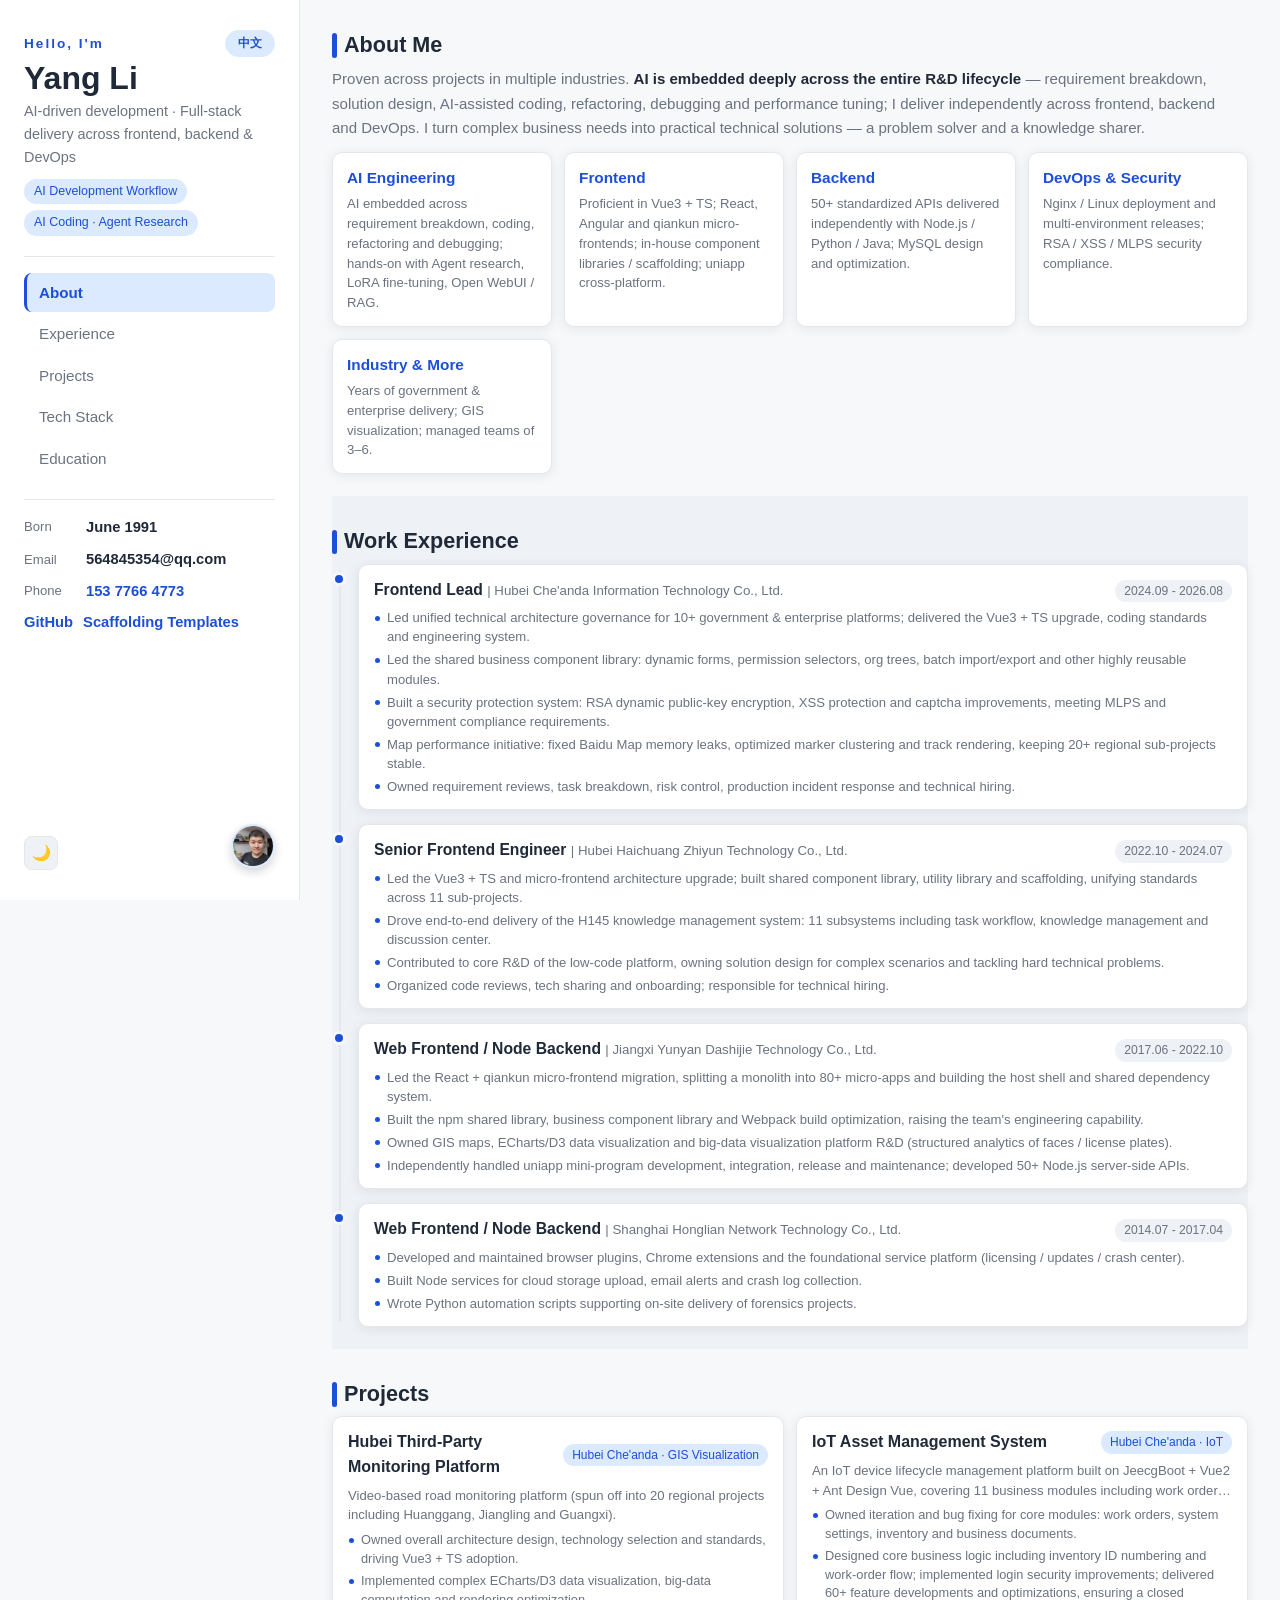
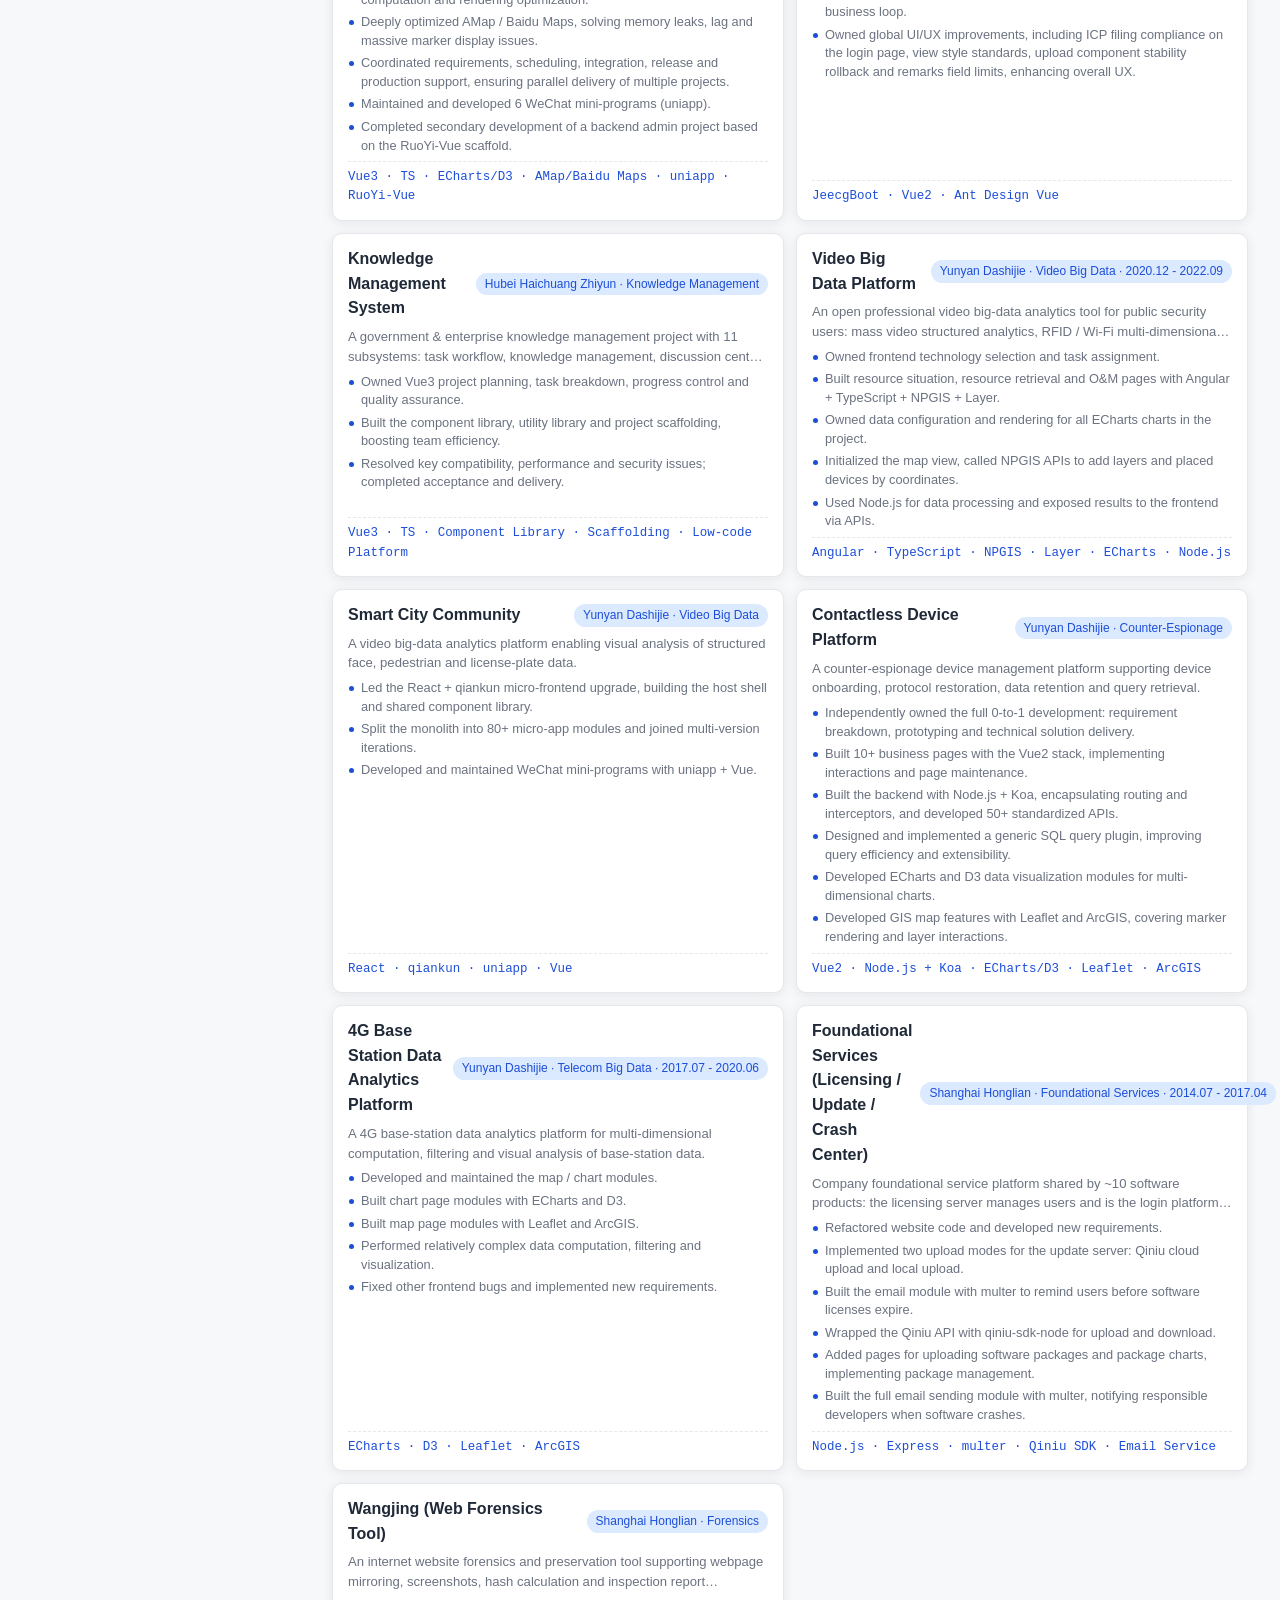
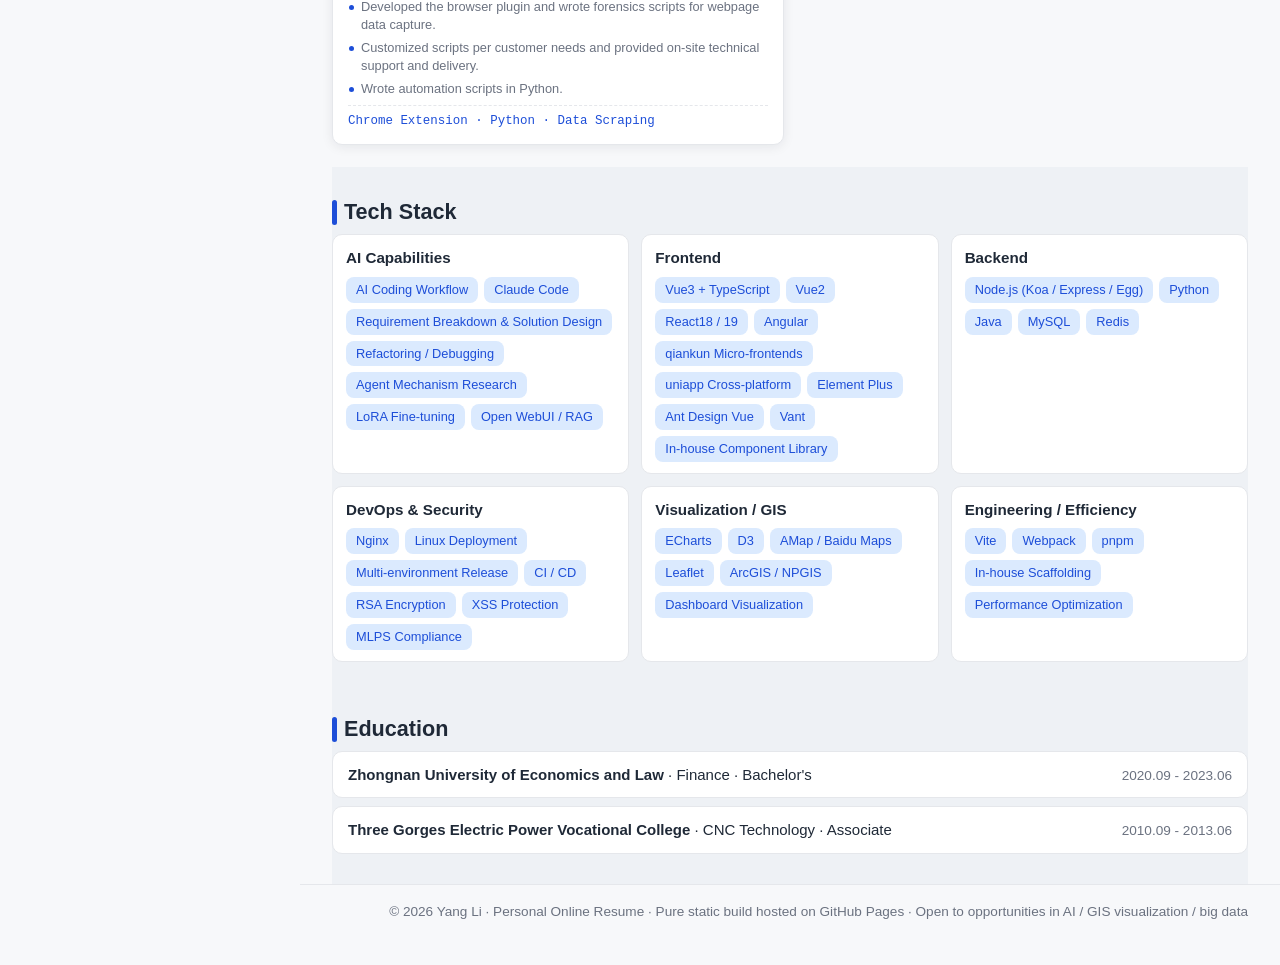
<file: index.html>
<!DOCTYPE html>
<!--
  个人线上简历 · 李洋（纯静态，零外部依赖，可直接发布 GitHub Pages）
  内容来源：/Users/apple/workspace/Documents/programs/简历/了解李洋/ 画像库
  更新：20261127 中英文双语（默认英文，侧栏顶部按钮切换中文），文案表见 js/main.js
-->
<html lang="en">
<head>
  <meta charset="UTF-8">
  <meta name="viewport" content="width=device-width, initial-scale=1.0">
  <!-- SEO 基础信息（默认英文；切换语言时由 js/main.js 同步更新） -->
  <title>Yang Li · Resume</title>
  <meta name="description" content="Yang Li — AI-driven R&D practice: AI tools deeply integrated into requirement breakdown, coding and troubleshooting; full-stack delivery across frontend, backend and DevOps; strong in GIS visualization and government/enterprise delivery.">
  <meta name="keywords" content="Yang Li,AI R&D,AI Engineering,AI Coding,Vue3,TypeScript,React,Node.js,GIS Visualization,Wuhan">
  <meta name="author" content="Yang Li">
  <!-- 社交分享卡片（Open Graph） -->
  <meta property="og:title" content="Yang Li · Resume">
  <meta property="og:description" content="AI-driven R&D · Full-stack frontend / backend / DevOps · Wuhan">
  <meta property="og:type" content="profile">
  <!-- 站点图标（内联 SVG，免额外请求） -->
  <link rel="icon" href="favicon.svg" type="image/svg+xml">
  <!-- 样式与脚本带版本号：改动后递增 v，强制浏览器 / GitHub Pages CDN 拉取最新文件，避免旧缓存导致交互失效 -->
  <link rel="stylesheet" href="css/style.css?v=202611271342">
  <!-- 主题预设：默认亮色；首屏渲染前应用用户保存的主题（localStorage），避免主题闪烁 -->
  <script>
    (function () {
      // 仅在用户手动切换过主题时才写入 data-theme，未切换过则走默认亮色
      const savedTheme = localStorage.getItem('resume-theme');
      if (savedTheme) {
        document.documentElement.setAttribute('data-theme', savedTheme);
      }
    })();
  </script>
  <!-- 结构化数据：帮助搜索引擎理解简历内容 -->
  <script type="application/ld+json">
  {
    "@context": "https://schema.org",
    "@type": "Person",
    "name": "Yang Li",
    "address": { "@type": "PostalAddress", "addressLocality": "Wuhan" },
    "url": "https://github.com/buildlove",
    "knowsAbout": ["AI R&D Workflow", "AI Agent", "LoRA Fine-tuning", "Vue3", "TypeScript", "React", "Node.js", "GIS Visualization"]
  }
  </script>
</head>
<body>

  <!-- ======== 左侧悬浮栏：基础信息 + 菜单 + 联系方式（固定悬浮） ======== -->
  <aside class="sidebar" id="top">
    <div class="sidebar-inner">

      <!-- 基础信息（顶部一行：问候语 + 中英文切换按钮） -->
      <div class="side-profile">
        <div class="side-top">
          <p class="side-hello" data-i18n="hello">Hello, I'm</p>
          <!-- 语言切换按钮：英文界面显示「中文」，中文界面显示「English」（文案由 js/main.js 控制） -->
          <button class="lang-toggle" id="langToggle" type="button" aria-label="Switch to Chinese" title="切换到中文">中文</button>
        </div>
        <h1 class="side-name" data-i18n="name">Yang Li</h1>
        <p class="side-tagline" data-i18n="tagline">AI-driven development · Full-stack delivery across frontend, backend &amp; DevOps</p>
        <ul class="side-chips">
          <li data-i18n="chipAI">AI Development Workflow</li>
          <li data-i18n="chipAgent">AI Coding · Agent Research</li>
        </ul>
      </div>

      <!-- 导航菜单（滚动时高亮当前区块） -->
      <nav class="nav-links side-menu" id="navLinks">
        <a href="#about" data-i18n="navAbout">About</a>
        <a href="#experience" data-i18n="navExperience">Experience</a>
        <a href="#projects" data-i18n="navProjects">Projects</a>
        <a href="#skills" data-i18n="navSkills">Tech Stack</a>
        <a href="#education" data-i18n="navEducation">Education</a>
      </nav>

      <!-- 联系方式（手机 / 邮箱 / GitHub 明文直出，点击手机号可一键复制） -->
      <ul class="side-contact">
        <li>
          <span class="contact-label" data-i18n="labelBorn">Born</span>
          <span class="contact-value" data-i18n="bornValue">June 1991</span>
        </li>
        <li>
          <span class="contact-label" data-i18n="labelEmail">Email</span>
          <a class="contact-value" href="mailto:564845354@qq.com">564845354@qq.com</a>
        </li>
        <li>
          <span class="contact-label" data-i18n="labelPhone">Phone</span>
          <!-- 手机号明文直出（无需点击显示）；点击可一键复制纯数字 -->
          <button class="contact-value contact-btn" id="phoneText" type="button" data-i18n-title="phoneTitle" title="Click to copy">153 7766 4773</button>
        </li>
        <li>
          <a class="contact-link" href="https://github.com/buildlove" target="_blank" rel="noopener">GitHub</a>
          <!-- 脚手架集合：跳转 GitHub Pages 上的 5 套脚手架导航站 -->
          <a class="contact-link" href="https://buildlove.github.io/scaffolding/" target="_blank" rel="noopener" data-i18n="linkScaffolding">Scaffolding Templates</a>
          <!-- <a class="contact-link" href="showTime/" target="_blank" rel="noopener">作品展示</a> -->
        </li>
      </ul>

      <!-- 底部：主题切换按钮 + 小头像悬浮在按钮右边 -->
      <div class="side-bottom">
        <button class="theme-toggle" id="themeToggle" data-i18n-aria="themeAria" aria-label="Toggle light/dark theme">🌙</button>
        <img class="side-avatar" src="assets/avatar.png" alt="Yang Li avatar" data-i18n-alt="avatarAlt">
      </div>

    </div>
  </aside>

  <!-- ======== 右侧主内容（铺满剩余宽度） ======== -->
  <main class="content">

    <!-- ======== 关于我 / 个人优势（置于最上面） ======== -->
    <section class="section" id="about">
      <div class="container">
        <h2 class="section-title" data-i18n="aboutTitle">About Me</h2>
        <p class="section-lead" data-i18n-html="aboutLead">
          Proven across projects in multiple industries.
          <strong>AI is embedded deeply across the entire R&amp;D lifecycle</strong> — requirement breakdown, solution design, AI-assisted coding, refactoring, debugging and performance tuning;
          I deliver independently across frontend, backend and DevOps. I turn complex business needs into practical technical solutions — a problem solver and a knowledge sharer.
        </p>
        <div class="advantage-grid">
          <article class="advantage-card">
            <h3 data-i18n="advAI">AI Engineering</h3>
            <p data-i18n="advAIDesc">AI embedded across requirement breakdown, coding, refactoring and debugging; hands-on with Agent research, LoRA fine-tuning, Open WebUI / RAG.</p>
          </article>
          <article class="advantage-card">
            <h3 data-i18n="advFE">Frontend</h3>
            <p data-i18n="advFEDesc">Proficient in Vue3 + TS; React, Angular and qiankun micro-frontends; in-house component libraries / scaffolding; uniapp cross-platform.</p>
          </article>
          <article class="advantage-card">
            <h3 data-i18n="advBE">Backend</h3>
            <p data-i18n="advBEDesc">50+ standardized APIs delivered independently with Node.js / Python / Java; MySQL design and optimization.</p>
          </article>
          <article class="advantage-card">
            <h3 data-i18n="advOps">DevOps &amp; Security</h3>
            <p data-i18n="advOpsDesc">Nginx / Linux deployment and multi-environment releases; RSA / XSS / MLPS security compliance.</p>
          </article>
          <article class="advantage-card">
            <h3 data-i18n="advOther">Industry &amp; More</h3>
            <p data-i18n="advOtherDesc">Years of government &amp; enterprise delivery; GIS visualization; managed teams of 3–6.</p>
          </article>
        </div>
      </div>
    </section>

    <!-- ======== 工作经历 ======== -->
    <section class="section section-alt" id="experience">
      <div class="container">
        <h2 class="section-title" data-i18n="expTitle">Work Experience</h2>
        <div class="timeline">

          <article class="timeline-item">
            <div class="timeline-dot"></div>
            <div class="timeline-body">
              <header class="timeline-head">
                <h3><span data-i18n="job1Role">Frontend Lead</span> <span class="timeline-org" data-i18n="job1Org">| Hubei Che'anda Information Technology Co., Ltd.</span></h3>
                <time>2024.09 - 2026.08</time>
              </header>
              <ul>
                <li data-i18n="job1b1">Led unified technical architecture governance for 10+ government &amp; enterprise platforms; delivered the Vue3 + TS upgrade, coding standards and engineering system.</li>
                <li data-i18n="job1b2">Led the shared business component library: dynamic forms, permission selectors, org trees, batch import/export and other highly reusable modules.</li>
                <li data-i18n="job1b3">Built a security protection system: RSA dynamic public-key encryption, XSS protection and captcha improvements, meeting MLPS and government compliance requirements.</li>
                <li data-i18n="job1b4">Map performance initiative: fixed Baidu Map memory leaks, optimized marker clustering and track rendering, keeping 20+ regional sub-projects stable.</li>
                <li data-i18n="job1b5">Owned requirement reviews, task breakdown, risk control, production incident response and technical hiring.</li>
              </ul>
            </div>
          </article>

          <article class="timeline-item">
            <div class="timeline-dot"></div>
            <div class="timeline-body">
              <header class="timeline-head">
                <h3><span data-i18n="job2Role">Senior Frontend Engineer</span> <span class="timeline-org" data-i18n="job2Org">| Hubei Haichuang Zhiyun Technology Co., Ltd.</span></h3>
                <time>2022.10 - 2024.07</time>
              </header>
              <ul>
                <li data-i18n="job2b1">Led the Vue3 + TS and micro-frontend architecture upgrade; built shared component library, utility library and scaffolding, unifying standards across 11 sub-projects.</li>
                <li data-i18n="job2b2">Drove end-to-end delivery of the H145 knowledge management system: 11 subsystems including task workflow, knowledge management and discussion center.</li>
                <li data-i18n="job2b3">Contributed to core R&amp;D of the low-code platform, owning solution design for complex scenarios and tackling hard technical problems.</li>
                <li data-i18n="job2b4">Organized code reviews, tech sharing and onboarding; responsible for technical hiring.</li>
              </ul>
            </div>
          </article>

          <article class="timeline-item">
            <div class="timeline-dot"></div>
            <div class="timeline-body">
              <header class="timeline-head">
                <h3><span data-i18n="job3Role">Web Frontend / Node Backend</span> <span class="timeline-org" data-i18n="job3Org">| Jiangxi Yunyan Dashijie Technology Co., Ltd.</span></h3>
                <time>2017.06 - 2022.10</time>
              </header>
              <ul>
                <li data-i18n="job3b1">Led the React + qiankun micro-frontend migration, splitting a monolith into 80+ micro-apps and building the host shell and shared dependency system.</li>
                <li data-i18n="job3b2">Built the npm shared library, business component library and Webpack build optimization, raising the team's engineering capability.</li>
                <li data-i18n="job3b3">Owned GIS maps, ECharts/D3 data visualization and big-data visualization platform R&amp;D (structured analytics of faces / license plates).</li>
                <li data-i18n="job3b4">Independently handled uniapp mini-program development, integration, release and maintenance; developed 50+ Node.js server-side APIs.</li>
              </ul>
            </div>
          </article>

          <article class="timeline-item">
            <div class="timeline-dot"></div>
            <div class="timeline-body">
              <header class="timeline-head">
                <h3><span data-i18n="job4Role">Web Frontend / Node Backend</span> <span class="timeline-org" data-i18n="job4Org">| Shanghai Honglian Network Technology Co., Ltd.</span></h3>
                <time>2014.07 - 2017.04</time>
              </header>
              <ul>
                <li data-i18n="job4b1">Developed and maintained browser plugins, Chrome extensions and the foundational service platform (licensing / updates / crash center).</li>
                <li data-i18n="job4b2">Built Node services for cloud storage upload, email alerts and crash log collection.</li>
                <li data-i18n="job4b3">Wrote Python automation scripts supporting on-site delivery of forensics projects.</li>
              </ul>
            </div>
          </article>

        </div>
      </div>
    </section>

    <!-- ======== 项目经验 ======== -->
    <section class="section" id="projects">
      <div class="container">
        <h2 class="section-title" data-i18n="projTitle">Projects</h2>
        <div class="project-grid">

          <article class="project-card">
            <header>
              <h3 data-i18n="p1Title">Hubei Third-Party Monitoring Platform</h3>
              <span class="project-tag" data-i18n="p1Tag">Hubei Che'anda · GIS Visualization</span>
            </header>
            <p class="project-desc" data-i18n="p1Desc">Video-based road monitoring platform (spun off into 20 regional projects including Huanggang, Jiangling and Guangxi).</p>
            <ul>
              <li data-i18n="p1b1">Owned overall architecture design, technology selection and standards, driving Vue3 + TS adoption.</li>
              <li data-i18n="p1b2">Implemented complex ECharts/D3 data visualization, big-data computation and rendering optimization.</li>
              <li data-i18n="p1b3">Deeply optimized AMap / Baidu Maps, solving memory leaks, lag and massive marker display issues.</li>
              <li data-i18n="p1b4">Coordinated requirements, scheduling, integration, release and production support, ensuring parallel delivery of multiple projects.</li>
              <li data-i18n="p1b5">Maintained and developed 6 WeChat mini-programs (uniapp).</li>
              <li data-i18n="p1b6">Completed secondary development of a backend admin project based on the RuoYi-Vue scaffold.</li>
            </ul>
            <p class="project-stack" data-i18n="p1Stack">Vue3 · TS · ECharts/D3 · AMap/Baidu Maps · uniapp · RuoYi-Vue</p>
          </article>

          <article class="project-card">
            <header>
              <h3 data-i18n="p2Title">IoT Asset Management System</h3>
              <span class="project-tag" data-i18n="p2Tag">Hubei Che'anda · IoT</span>
            </header>
            <p class="project-desc" data-i18n="p2Desc">An IoT device lifecycle management platform built on JeecgBoot + Vue2 + Ant Design Vue, covering 11 business modules including work orders, materials, inventory, finance, reporting, traceability and data auditing.</p>
            <ul>
              <li data-i18n="p2b1">Owned iteration and bug fixing for core modules: work orders, system settings, inventory and business documents.</li>
              <li data-i18n="p2b2">Designed core business logic including inventory ID numbering and work-order flow; implemented login security improvements; delivered 60+ feature developments and optimizations, ensuring a closed business loop.</li>
              <li data-i18n="p2b3">Owned global UI/UX improvements, including ICP filing compliance on the login page, view style standards, upload component stability rollback and remarks field limits, enhancing overall UX.</li>
            </ul>
            <p class="project-stack" data-i18n="p2Stack">JeecgBoot · Vue2 · Ant Design Vue</p>
          </article>

          <article class="project-card">
            <header>
              <h3 data-i18n="p3Title">Knowledge Management System</h3>
              <span class="project-tag" data-i18n="p3Tag">Hubei Haichuang Zhiyun · Knowledge Management</span>
            </header>
            <p class="project-desc" data-i18n="p3Desc">A government &amp; enterprise knowledge management project with 11 subsystems: task workflow, knowledge management, discussion center, sensitive-word management, knowledge center and more.</p>
            <ul>
              <li data-i18n="p3b1">Owned Vue3 project planning, task breakdown, progress control and quality assurance.</li>
              <li data-i18n="p3b2">Built the component library, utility library and project scaffolding, boosting team efficiency.</li>
              <li data-i18n="p3b3">Resolved key compatibility, performance and security issues; completed acceptance and delivery.</li>
            </ul>
            <p class="project-stack" data-i18n="p3Stack">Vue3 · TS · Component Library · Scaffolding · Low-code Platform</p>
          </article>

          <article class="project-card">
            <header>
              <h3 data-i18n="p4Title">Video Big Data Platform</h3>
              <span class="project-tag" data-i18n="p4Tag">Yunyan Dashijie · Video Big Data · 2020.12 - 2022.09</span>
            </header>
            <p class="project-desc" data-i18n="p4Desc">An open professional video big-data analytics tool for public security users: mass video structured analytics, RFID / Wi-Fi multi-dimensional sensing data cleaning and aggregation, GIS-based visual retrieval, relationship inference, wanted-vehicle control and more — progressively providing big-data support for proactive prevention and control.</p>
            <ul>
              <li data-i18n="p4b1">Owned frontend technology selection and task assignment.</li>
              <li data-i18n="p4b2">Built resource situation, resource retrieval and O&amp;M pages with Angular + TypeScript + NPGIS + Layer.</li>
              <li data-i18n="p4b3">Owned data configuration and rendering for all ECharts charts in the project.</li>
              <li data-i18n="p4b4">Initialized the map view, called NPGIS APIs to add layers and placed devices by coordinates.</li>
              <li data-i18n="p4b5">Used Node.js for data processing and exposed results to the frontend via APIs.</li>
            </ul>
            <p class="project-stack" data-i18n="p4Stack">Angular · TypeScript · NPGIS · Layer · ECharts · Node.js</p>
          </article>

          <article class="project-card">
            <header>
              <h3 data-i18n="p5Title">Smart City Community</h3>
              <span class="project-tag" data-i18n="p5Tag">Yunyan Dashijie · Video Big Data</span>
            </header>
            <p class="project-desc" data-i18n="p5Desc">A video big-data analytics platform enabling visual analysis of structured face, pedestrian and license-plate data.</p>
            <ul>
              <li data-i18n="p5b1">Led the React + qiankun micro-frontend upgrade, building the host shell and shared component library.</li>
              <li data-i18n="p5b2">Split the monolith into 80+ micro-app modules and joined multi-version iterations.</li>
              <li data-i18n="p5b3">Developed and maintained WeChat mini-programs with uniapp + Vue.</li>
            </ul>
            <p class="project-stack" data-i18n="p5Stack">React · qiankun · uniapp · Vue</p>
          </article>

          <article class="project-card">
            <header>
              <h3 data-i18n="p6Title">Contactless Device Platform</h3>
              <span class="project-tag" data-i18n="p6Tag">Yunyan Dashijie · Counter-Espionage</span>
            </header>
            <p class="project-desc" data-i18n="p6Desc">A counter-espionage device management platform supporting device onboarding, protocol restoration, data retention and query retrieval.</p>
            <ul>
              <li data-i18n="p6b1">Independently owned the full 0-to-1 development: requirement breakdown, prototyping and technical solution delivery.</li>
              <li data-i18n="p6b2">Built 10+ business pages with the Vue2 stack, implementing interactions and page maintenance.</li>
              <li data-i18n="p6b3">Built the backend with Node.js + Koa, encapsulating routing and interceptors, and developed 50+ standardized APIs.</li>
              <li data-i18n="p6b4">Designed and implemented a generic SQL query plugin, improving query efficiency and extensibility.</li>
              <li data-i18n="p6b5">Developed ECharts and D3 data visualization modules for multi-dimensional charts.</li>
              <li data-i18n="p6b6">Developed GIS map features with Leaflet and ArcGIS, covering marker rendering and layer interactions.</li>
            </ul>
            <p class="project-stack" data-i18n="p6Stack">Vue2 · Node.js + Koa · ECharts/D3 · Leaflet · ArcGIS</p>
          </article>

          <article class="project-card">
            <header>
              <h3 data-i18n="p7Title">4G Base Station Data Analytics Platform</h3>
              <span class="project-tag" data-i18n="p7Tag">Yunyan Dashijie · Telecom Big Data · 2017.07 - 2020.06</span>
            </header>
            <p class="project-desc" data-i18n="p7Desc">A 4G base-station data analytics platform for multi-dimensional computation, filtering and visual analysis of base-station data.</p>
            <ul>
              <li data-i18n="p7b1">Developed and maintained the map / chart modules.</li>
              <li data-i18n="p7b2">Built chart page modules with ECharts and D3.</li>
              <li data-i18n="p7b3">Built map page modules with Leaflet and ArcGIS.</li>
              <li data-i18n="p7b4">Performed relatively complex data computation, filtering and visualization.</li>
              <li data-i18n="p7b5">Fixed other frontend bugs and implemented new requirements.</li>
            </ul>
            <p class="project-stack" data-i18n="p7Stack">ECharts · D3 · Leaflet · ArcGIS</p>
          </article>

          <article class="project-card">
            <header>
              <h3 data-i18n="p8Title">Foundational Services (Licensing / Update / Crash Center)</h3>
              <span class="project-tag" data-i18n="p8Tag">Shanghai Honglian · Foundational Services · 2014.07 - 2017.04</span>
            </header>
            <p class="project-desc" data-i18n="p8Desc">Company foundational service platform shared by ~10 software products: the licensing server manages users and is the login platform for all company software and websites; the update server delivers the latest versions; the crash center records crash logs and notifies the responsible developers.</p>
            <ul>
              <li data-i18n="p8b1">Refactored website code and developed new requirements.</li>
              <li data-i18n="p8b2">Implemented two upload modes for the update server: Qiniu cloud upload and local upload.</li>
              <li data-i18n="p8b3">Built the email module with multer to remind users before software licenses expire.</li>
              <li data-i18n="p8b4">Wrapped the Qiniu API with qiniu-sdk-node for upload and download.</li>
              <li data-i18n="p8b5">Added pages for uploading software packages and package charts, implementing package management.</li>
              <li data-i18n="p8b6">Built the full email sending module with multer, notifying responsible developers when software crashes.</li>
            </ul>
            <p class="project-stack" data-i18n="p8Stack">Node.js · Express · multer · Qiniu SDK · Email Service</p>
          </article>

          <article class="project-card">
            <header>
              <h3 data-i18n="p9Title">Wangjing (Web Forensics Tool)</h3>
              <span class="project-tag" data-i18n="p9Tag">Shanghai Honglian · Forensics</span>
            </header>
            <p class="project-desc" data-i18n="p9Desc">An internet website forensics and preservation tool supporting webpage mirroring, screenshots, hash calculation and inspection report generation.</p>
            <ul>
              <li data-i18n="p9b1">Developed the browser plugin and wrote forensics scripts for webpage data capture.</li>
              <li data-i18n="p9b2">Customized scripts per customer needs and provided on-site technical support and delivery.</li>
              <li data-i18n="p9b3">Wrote automation scripts in Python.</li>
            </ul>
            <p class="project-stack" data-i18n="p9Stack">Chrome Extension · Python · Data Scraping</p>
          </article>

        </div>
      </div>
    </section>

    <!-- ======== 技术栈 ======== -->
    <section class="section section-alt" id="skills">
      <div class="container">
        <h2 class="section-title" data-i18n="skillsTitle">Tech Stack</h2>
        <div class="skill-groups">
          <div class="skill-group">
            <h3 data-i18n="sgAI">AI Capabilities</h3>
            <ul class="skill-tags">
              <li data-i18n="tAIWorkflow">AI Coding Workflow</li><li>Claude Code</li><li data-i18n="tReqDesign">Requirement Breakdown &amp; Solution Design</li>
              <li data-i18n="tRefactor">Refactoring / Debugging</li><li data-i18n="tAgent">Agent Mechanism Research</li><li data-i18n="tLoRA">LoRA Fine-tuning</li><li>Open WebUI / RAG</li>
            </ul>
          </div>
          <div class="skill-group">
            <h3 data-i18n="sgFE">Frontend</h3>
            <ul class="skill-tags">
              <li>Vue3 + TypeScript</li><li>Vue2</li><li>React18 / 19</li>
              <li>Angular</li><li data-i18n="tQiankun">qiankun Micro-frontends</li><li data-i18n="tUniapp">uniapp Cross-platform</li>
              <li>Element Plus</li><li>Ant Design Vue</li><li>Vant</li><li data-i18n="tComponents">In-house Component Library</li>
            </ul>
          </div>
          <div class="skill-group">
            <h3 data-i18n="sgBE">Backend</h3>
            <ul class="skill-tags">
              <li>Node.js (Koa / Express / Egg)</li><li>Python</li><li>Java</li><li>MySQL</li><li>Redis</li>
            </ul>
          </div>
          <div class="skill-group">
            <h3 data-i18n="sgOps">DevOps &amp; Security</h3>
            <ul class="skill-tags">
              <li>Nginx</li><li data-i18n="tLinux">Linux Deployment</li><li data-i18n="tMultiEnv">Multi-environment Release</li><li>CI / CD</li>
              <li data-i18n="tRSA">RSA Encryption</li><li data-i18n="tXSS">XSS Protection</li><li data-i18n="tMLPS">MLPS Compliance</li>
            </ul>
          </div>
          <div class="skill-group">
            <h3 data-i18n="sgViz">Visualization / GIS</h3>
            <ul class="skill-tags">
              <li>ECharts</li><li>D3</li><li data-i18n="tMap">AMap / Baidu Maps</li>
              <li>Leaflet</li><li>ArcGIS / NPGIS</li><li data-i18n="tDashboard">Dashboard Visualization</li>
            </ul>
          </div>
          <div class="skill-group">
            <h3 data-i18n="sgEng">Engineering / Efficiency</h3>
            <ul class="skill-tags">
              <li>Vite</li><li>Webpack</li><li>pnpm</li><li data-i18n="tScaffold">In-house Scaffolding</li><li data-i18n="tPerf">Performance Optimization</li>
            </ul>
          </div>
        </div>
      </div>
    </section>

    <!-- ======== 教育经历（置于最底部） ======== -->
    <section class="section section-alt" id="education">
      <div class="container">
        <h2 class="section-title" data-i18n="eduTitle">Education</h2>
        <ul class="edu-list">
          <li>
            <span class="edu-main">
              <strong data-i18n="edu1School">Zhongnan University of Economics and Law</strong>
              <span data-i18n="edu1Major">· Finance</span>
              <span data-i18n="edu1Degree">· Bachelor's</span>
            </span>
            <time>2020.09 - 2023.06</time>
          </li>
          <li>
            <span class="edu-main">
              <strong data-i18n="edu2School">Three Gorges Electric Power Vocational College</strong>
              <span data-i18n="edu2Major">· CNC Technology</span>
              <span data-i18n="edu2Degree">· Associate</span>
            </span>
            <time>2010.09 - 2013.06</time>
          </li>
        </ul>
      </div>
    </section>

  </main>

  <!-- ======== 页脚 ======== -->
  <footer class="site-footer">
    <div class="container">
      <p data-i18n="footerText">© 2026 Yang Li · Personal Online Resume · Pure static build hosted on GitHub Pages · Open to opportunities in AI / GIS visualization / big data</p>
    </div>
  </footer>

  <script src="js/main.js?v=202611271342"></script>
</body>
</html>
</file>
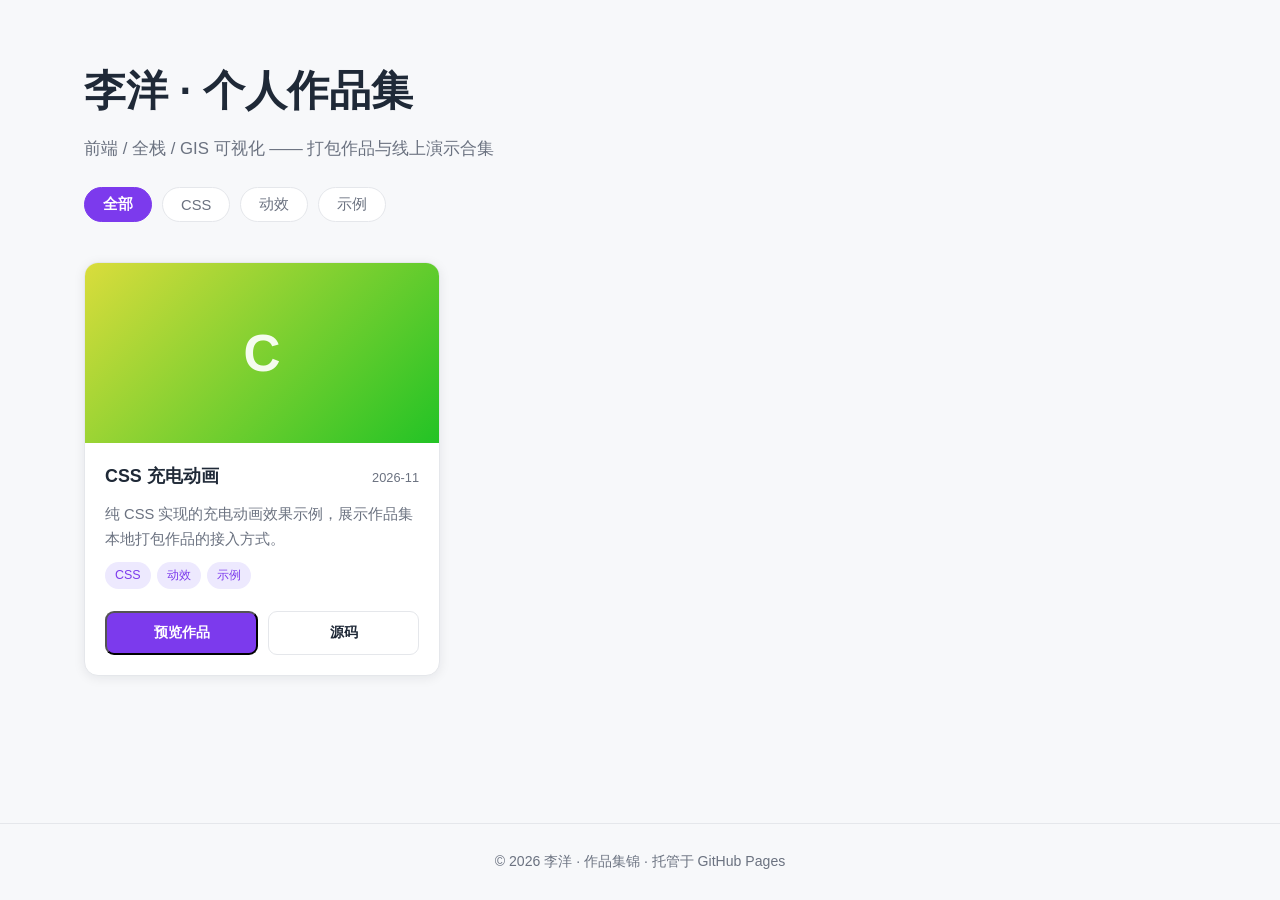
<file: showTime/index.html>
<!DOCTYPE html>
<!--
  个人作品集锦 · 主页面（纯静态脚手架）
  作品内容由 js/works-config.js 配置驱动，本文件一般不需要改
  更新：20261119 13:01:11
-->
<html lang="zh-CN">
<head>
  <meta charset="UTF-8">
  <meta name="viewport" content="width=device-width, initial-scale=1.0">
  <title>李洋 · 个人作品集</title>
  <meta name="description" content="李洋的个人作品集：前端 / 全栈 / GIS 可视化作品打包演示与线上链接合集。">
  <link rel="icon" href="data:image/svg+xml,%3Csvg xmlns='http://www.w3.org/2000/svg' viewBox='0 0 64 64'%3E%3Crect width='64' height='64' rx='14' fill='%237c3aed'/%3E%3Ctext x='50%25' y='54%25' dominant-baseline='middle' text-anchor='middle' font-family='Arial' font-size='34' font-weight='bold' fill='white'%3EW%3C/text%3E%3C/svg%3E">
  <link rel="stylesheet" href="css/style.css">
</head>
<body>

  <!-- ======== 头部：标题 + 筛选栏 ======== -->
  <header class="page-header">
    <div class="container">
      <h1 class="page-title" id="siteTitle">个人作品集</h1>
      <p class="page-subtitle" id="siteSubtitle">作品加载中……</p>
      <!-- 标签筛选：由配置自动生成 -->
      <div class="filter-bar" id="filterBar">
        <button class="filter-btn active" data-tag="*">全部</button>
      </div>
    </div>
  </header>

  <!-- ======== 作品卡片网格 ======== -->
  <main class="container">
    <section class="works-grid" id="worksGrid">
      <!-- 卡片由 js/main.js 根据配置渲染 -->
    </section>
    <!-- 空状态提示 -->
    <p class="empty-tip" id="emptyTip" hidden>
      该分类下暂无作品，点「全部」看看 →
    </p>
  </main>

  <!-- ======== 作品预览弹窗（内嵌 iframe） ======== -->
  <div class="modal" id="previewModal" hidden>
    <!-- 点击遮罩关闭 -->
    <div class="modal-mask" id="modalMask"></div>
    <div class="modal-panel">
      <!-- 弹窗工具栏 -->
      <div class="modal-toolbar">
        <span class="modal-title" id="modalTitle">作品预览</span>
        <div class="modal-actions">
          <a class="modal-btn" id="modalOpenNew" href="#" target="_blank" rel="noopener">新窗口打开</a>
          <a class="modal-btn" id="modalRepo" href="#" target="_blank" rel="noopener" hidden>源码</a>
          <button class="modal-btn modal-close" id="modalClose" type="button">✕ 关闭</button>
        </div>
      </div>
      <!-- 作品预览区：打包作品和云链接统一用 iframe 内嵌 -->
      <iframe class="modal-frame" id="modalFrame" title="作品预览"
              sandbox="allow-scripts allow-same-origin allow-forms allow-popups allow-modals"></iframe>
    </div>
  </div>

  <!-- ======== 页脚 ======== -->
  <footer class="page-footer">
    <div class="container" id="siteFooter">© 2026 · 作品集锦</div>
  </footer>

  <!-- 先加载配置，再加载渲染逻辑 -->
  <script src="js/works-config.js"></script>
  <script src="js/main.js"></script>
</body>
</html>
</file>
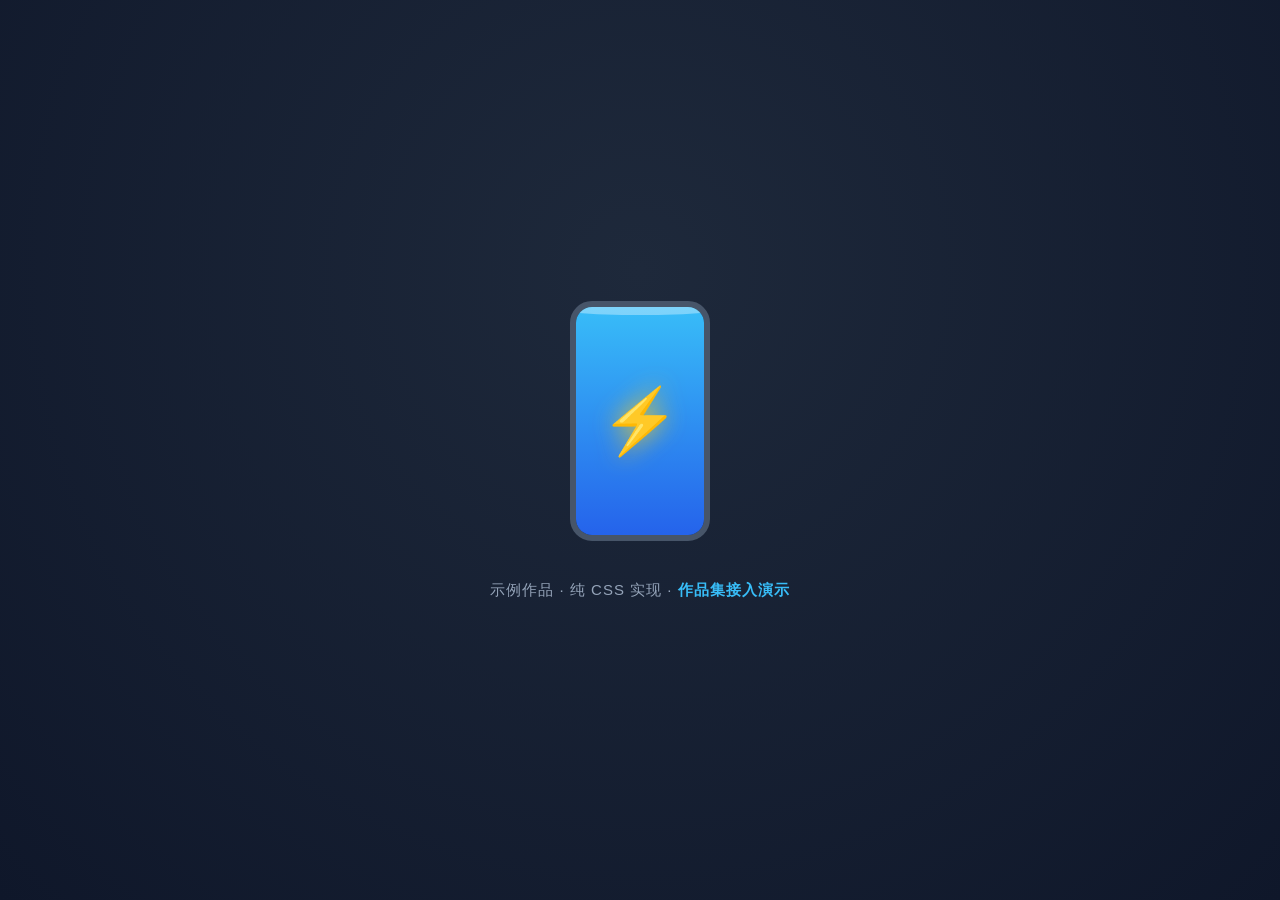
<file: showTime/works/demo/index.html>
<!DOCTYPE html>
<!--
  示例作品：CSS 充电动画（纯 HTML+CSS，无 JS）
  作用：演示"本地打包作品"如何接入作品集 —— 整个目录放到 works/<id>/ 即可
  更新：20261119 13:01:11
-->
<html lang="zh-CN">
<head>
  <meta charset="UTF-8">
  <meta name="viewport" content="width=device-width, initial-scale=1.0">
  <title>示例作品 · CSS 充电动画</title>
  <style>
    /* 页面基础 */
    * { margin: 0; padding: 0; box-sizing: border-box; }

    body {
      min-height: 100vh;
      display: flex; flex-direction: column;
      align-items: center; justify-content: center; gap: 40px;
      background: radial-gradient(circle at 50% 30%, #1e293b, #0f172a);
      font-family: "PingFang SC", "Microsoft YaHei", sans-serif;
      color: #e2e8f0;
    }

    /* ---------- 电池外壳 ---------- */
    .battery {
      position: relative;
      width: 140px; height: 240px;
      border: 6px solid #475569;
      border-radius: 22px;
      overflow: hidden;
    }

    /* 电池正极（顶部小凸起） */
    .battery::before {
      content: "";
      position: absolute; top: -18px; left: 50%;
      transform: translateX(-50%);
      width: 46px; height: 12px;
      background: #475569; border-radius: 6px 6px 0 0;
    }

    /* ---------- 充电液面：从下往上循环上涨 ---------- */
    .liquid {
      position: absolute; left: 0; right: 0; bottom: 0;
      height: 100%;
      background: linear-gradient(180deg, #38bdf8, #2563eb);
      /* 4 秒一循环：涨满 → 保持 → 重置 */
      animation: charge 4s ease-in-out infinite;
      transform-origin: bottom;
    }

    /* 液面顶部的波浪高光 */
    .liquid::before {
      content: "";
      position: absolute; top: -8px; left: -20%;
      width: 140%; height: 16px;
      background: rgba(255, 255, 255, 0.35);
      border-radius: 50%;
    }

    /* 充电动画关键帧：0% 空 → 75% 满 → 100% 保持后重置 */
    @keyframes charge {
      0%   { transform: scaleY(0.05); }
      75%  { transform: scaleY(1); }
      100% { transform: scaleY(1); }
    }

    /* ---------- 闪电图标（呼吸闪烁） ---------- */
    .bolt {
      position: absolute; top: 50%; left: 50%;
      transform: translate(-50%, -50%);
      font-size: 64px;
      animation: blink 1.2s ease-in-out infinite;
      filter: drop-shadow(0 0 12px rgba(250, 204, 21, 0.8));
    }

    @keyframes blink {
      0%, 100% { opacity: 1; }
      50%      { opacity: 0.35; }
    }

    /* 说明文字 */
    .tip { color: #94a3b8; font-size: 15px; letter-spacing: 1px; }
    .tip strong { color: #38bdf8; }
  </style>
</head>
<body>

  <!-- 电池 + 充电动画 -->
  <div class="battery">
    <div class="liquid"></div>
    <div class="bolt">⚡</div>
  </div>

  <p class="tip">示例作品 · 纯 CSS 实现 · <strong>作品集接入演示</strong></p>

</body>
</html>
</file>
<file: css/style.css>
/* ============================================================
   个人线上简历 · 样式表（侧栏悬浮版）
   布局：左侧悬浮栏（基础信息 + 菜单 + 联系方式）+ 右侧主内容铺满
   特点：零外部依赖 / 默认亮色（可切换深色并记忆） / 响应式 / 打印友好
   改版：20261119 13:20:13 紧凑排版；同日侧栏悬浮布局重构；20261121 默认深色主题；20261123 09:37:43 默认改回亮色主题
   ============================================================ */

/* ---------- 设计变量（默认亮色主题，可手动切换深色） ---------- */
:root {
  --bg: #f7f8fa;            /* 页面背景 */
  --surface: #ffffff;       /* 卡片 / 侧栏背景 */
  --surface-alt: #eef1f5;   /* 交替区块背景 */
  --text: #1f2937;          /* 主文字 */
  --muted: #6b7280;         /* 次要文字 */
  --primary: #1d4ed8;       /* 主题色（深蓝） */
  --primary-soft: #dbeafe;  /* 主题色浅底 */
  --border: #e5e7eb;        /* 描边 */
  --shadow: 0 2px 12px rgba(15, 23, 42, 0.08);   /* 卡片阴影 */
  --sidebar-width: 300px;   /* 左侧悬浮栏宽度 */
}

/* 手动切换主题：data-theme 属性覆盖默认主题（由 <head> 内联脚本提前应用） */
[data-theme="dark"] {
  --bg: #0f172a;
  --surface: #1e293b;
  --surface-alt: #172033;
  --text: #e2e8f0;
  --muted: #94a3b8;
  --primary: #60a5fa;
  --primary-soft: #1e3a5f;
  --border: #334155;
  --shadow: 0 2px 12px rgba(0, 0, 0, 0.35);
}
/* data-theme="light" 与 :root 默认值一致，显式声明保证切换后变量不丢失 */
[data-theme="light"] {
  --bg: #f7f8fa;
  --surface: #ffffff;
  --surface-alt: #eef1f5;
  --text: #1f2937;
  --muted: #6b7280;
  --primary: #1d4ed8;
  --primary-soft: #dbeafe;
  --border: #e5e7eb;
  --shadow: 0 2px 12px rgba(15, 23, 42, 0.08);
}

/* ---------- 基础重置 ---------- */
* { margin: 0; padding: 0; box-sizing: border-box; }

html { scroll-behavior: smooth; scroll-padding-top: 16px; }

body {
  font-family: "PingFang SC", "Hiragino Sans GB", "Microsoft YaHei", "Helvetica Neue", Arial, sans-serif;
  background: var(--bg);
  color: var(--text);
  line-height: 1.55;
  font-size: 15px;
  transition: background 0.25s, color 0.25s;
}

a { color: var(--primary); text-decoration: none; }
ul { list-style: none; }
img { max-width: 100%; display: block; }

/* ============================================================
   左侧悬浮栏：基础信息 + 菜单 + 联系方式（固定不随内容滚动）
   ============================================================ */
.sidebar {
  position: fixed; top: 0; left: 0; bottom: 0;
  width: var(--sidebar-width);
  overflow-y: auto;                 /* 内容超高时侧栏内部滚动 */
  background: var(--surface);
  border-right: 1px solid var(--border);
  padding: 30px 24px;
}
.sidebar-inner {
  display: flex; flex-direction: column; gap: 20px;
  min-height: 100%;
}

/* 基础信息 */
/* 头像：缩小后悬浮在主题切换按钮右边 */
.side-bottom {
  margin-top: auto;                /* 推到侧栏底部 */
  display: flex; align-items: center;
}
.side-avatar {
  display: block;
  width: 44px; height: 44px;       /* 小尺寸头像 */
  border-radius: 50%;
  object-fit: cover;
  border: 2px solid var(--primary-soft);
  box-shadow: 0 4px 10px rgba(15, 23, 42, 0.18);
  margin-left: auto;               /* 悬浮到右边 */
  transform: translateY(-2px);     /* 轻微上浮 */
}
/* 顶部一行：问候语 + 中英文切换按钮（按钮靠右） */
.side-top {
  display: flex; align-items: center; justify-content: space-between; gap: 10px;
}
.side-hello { color: var(--primary); font-weight: 600; letter-spacing: 2px; font-size: 0.85rem; }
.side-name { font-size: 2rem; font-weight: 800; line-height: 1.2; margin: 2px 0; }

/* 语言切换按钮：胶囊样式，英文界面显示「中文」/ 中文界面显示「English」 */
.lang-toggle {
  flex-shrink: 0;
  padding: 4px 12px;
  border: 1px solid var(--primary-soft);
  border-radius: 999px;
  background: var(--primary-soft);
  color: var(--primary);
  font-family: inherit;
  font-size: 0.78rem;
  font-weight: 600;
  line-height: 1.4;
  white-space: nowrap;
  cursor: pointer;
  transition: background 0.2s, border-color 0.2s, color 0.2s;
}
.lang-toggle:hover { background: var(--surface); border-color: var(--primary); }
.lang-toggle:focus-visible { outline: 2px solid var(--primary); outline-offset: 2px; }
.side-tagline { color: var(--muted); font-size: 0.9rem; line-height: 1.6; }
.side-chips { display: flex; flex-wrap: wrap; gap: 6px; margin-top: 10px; }
.side-chips li {
  background: var(--primary-soft); color: var(--primary);
  padding: 3px 10px; border-radius: 999px; font-size: 0.78rem; font-weight: 500;
}

/* 导航菜单（竖排，滚动时高亮当前区块） */
.side-menu {
  display: flex; flex-direction: column; gap: 2px;
  border-top: 1px solid var(--border); padding-top: 16px;
}
.side-menu a {
  padding: 8px 12px; border-radius: 8px;
  color: var(--muted); font-size: 0.95rem;
  border-left: 3px solid transparent; transition: 0.2s;
}
.side-menu a:hover { color: var(--primary); background: var(--primary-soft); }
.side-menu a.active {
  color: var(--primary); font-weight: 600;
  border-left-color: var(--primary); background: var(--primary-soft);
}

/* 联系方式 */
.side-contact {
  display: flex; flex-direction: column; gap: 10px;
  border-top: 1px solid var(--border); padding-top: 16px;
}
.side-contact li { display: flex; align-items: center; gap: 10px; font-size: 0.9rem; }
.contact-label { flex-shrink: 0; width: 52px; color: var(--muted); font-size: 0.82rem; }
.contact-value { font-size: 0.92rem; font-weight: 600; color: var(--text); word-break: break-all; }
/* GitHub 蓝色链接（侧栏内直接点击跳转） */
.contact-link {
  color: var(--primary); font-weight: 600; font-size: 0.92rem;
}
.contact-link:hover { text-decoration: underline; }

/* 点击显示/复制按钮样式 */
.contact-btn {
  background: none; border: none; cursor: pointer; text-align: left;
  color: var(--primary); font-family: inherit; padding: 0;
}
.contact-btn:hover { text-decoration: underline; }

/* 主题切换按钮：推到侧栏底部 */
.theme-toggle {
  margin-top: auto;
  background: var(--surface-alt); border: 1px solid var(--border); border-radius: 8px;
  width: 34px; height: 34px; cursor: pointer; font-size: 0.95rem; line-height: 1;
}

/* ============================================================
   右侧主内容：铺满剩余宽度（吃掉左右空白）
   ============================================================ */
.content {
  margin-left: var(--sidebar-width);
  padding: 0 32px;
}
.container { max-width: 1440px; margin: 0 auto; padding: 0; }

/* ---------- 通用 Section（紧凑） ---------- */
.section { padding: 28px 0 22px; }
.section-alt { background: var(--surface-alt); }
.section-title {
  font-size: 1.35rem; font-weight: 700; margin-bottom: 6px;
  position: relative; padding-left: 12px;
}
.section-title::before {
  content: ""; position: absolute; left: 0; top: 0.25em;
  width: 5px; height: 1.15em; background: var(--primary); border-radius: 3px;
}
.section-lead { color: var(--muted); max-width: 900px; margin-bottom: 12px; font-size: 0.94rem; line-height: 1.6; }
.section-lead strong { color: var(--text); }

/* ---------- 个人优势卡片（横向铺满） ---------- */
.advantage-grid {
  display: grid; gap: 12px;
  grid-template-columns: repeat(auto-fit, minmax(min(190px, 100%), 1fr));
}
.advantage-card {
  background: var(--surface); border: 1px solid var(--border); border-radius: 10px;
  padding: 13px 14px; box-shadow: var(--shadow); transition: transform 0.2s;
}
.advantage-card:hover { transform: translateY(-3px); }
.advantage-card h3 { font-size: 0.96rem; margin-bottom: 5px; color: var(--primary); }
.advantage-card p { color: var(--muted); font-size: 0.82rem; line-height: 1.5; }

/* ---------- 技术栈 ---------- */
.skill-groups {
  display: grid; gap: 12px;
  grid-template-columns: repeat(auto-fit, minmax(min(250px, 100%), 1fr));
}
.skill-group {
  background: var(--surface); border: 1px solid var(--border); border-radius: 10px;
  padding: 11px 13px;
}
.skill-group h3 { font-size: 0.95rem; margin-bottom: 7px; color: var(--text); }
.skill-tags { display: flex; flex-wrap: wrap; gap: 6px; }
.skill-tags li {
  background: var(--primary-soft); color: var(--primary);
  padding: 3px 10px; border-radius: 8px; font-size: 0.8rem; font-weight: 500;
}

/* ---------- 工作经历（纵向时间线：竖线 + 圆点） ---------- */
.timeline { position: relative; padding-left: 26px; }
.timeline::before {
  content: ""; position: absolute; left: 7px; top: 6px; bottom: 6px;
  width: 2px; background: var(--border);
}
.timeline-item { position: relative; margin-bottom: 14px; }
.timeline-item:last-child { margin-bottom: 0; }
.timeline-dot {
  position: absolute; left: -26px; top: 8px;
  width: 14px; height: 14px; border-radius: 50%;
  background: var(--primary); border: 3px solid var(--bg);
}

.timeline-body {
  background: var(--surface); border: 1px solid var(--border);
  border-radius: 10px; padding: 13px 15px; box-shadow: var(--shadow);
}
.timeline-head {
  display: flex; justify-content: space-between; align-items: baseline;
  flex-wrap: wrap; gap: 4px; margin-bottom: 6px;
}
.timeline-head h3 { font-size: 0.98rem; }
.timeline-org { color: var(--muted); font-size: 0.83rem; font-weight: 500; }
.timeline-head time {
  color: var(--muted); font-size: 0.76rem;
  background: var(--surface-alt); padding: 2px 9px; border-radius: 999px;
}
.timeline-body ul { display: grid; gap: 4px; }
.timeline-body li {
  color: var(--muted); font-size: 0.82rem; line-height: 1.45;
  padding-left: 13px; position: relative;
}
.timeline-body li::before {
  content: ""; position: absolute; left: 1px; top: 0.55em;
  width: 5px; height: 5px; border-radius: 50%; background: var(--primary);
}

/* ---------- 项目卡片 ---------- */
.project-grid {
  display: grid; gap: 12px;
  grid-template-columns: repeat(auto-fit, minmax(min(300px, 100%), 1fr));
}
.project-card {
  background: var(--surface); border: 1px solid var(--border); border-radius: 10px;
  padding: 13px 15px; box-shadow: var(--shadow); display: flex; flex-direction: column; gap: 6px;
}
.project-card header { display: flex; justify-content: space-between; align-items: center; gap: 8px; }
.project-card h3 { font-size: 1rem; }
.project-tag {
  flex-shrink: 0; font-size: 0.75rem; color: var(--primary);
  background: var(--primary-soft); padding: 2px 9px; border-radius: 999px;
}
.project-desc {
  color: var(--muted); font-size: 0.82rem; line-height: 1.5;
  display: -webkit-box; -webkit-line-clamp: 2; -webkit-box-orient: vertical; overflow: hidden;
}
.project-card ul { display: grid; gap: 4px; }
.project-card li {
  font-size: 0.8rem; line-height: 1.45; color: var(--muted); padding-left: 13px; position: relative;
}
.project-card li::before {
  content: ""; position: absolute; left: 1px; top: 0.55em;
  width: 5px; height: 5px; border-radius: 50%; background: var(--primary);
}
.project-stack {
  margin-top: auto; padding-top: 6px; border-top: 1px dashed var(--border);
  font-size: 0.78rem; color: var(--primary); font-family: "SF Mono", Consolas, monospace;
}

/* ---------- 教育经历 ---------- */
.edu-list li {
  display: flex; justify-content: space-between; align-items: baseline;
  flex-wrap: wrap; gap: 6px;
  background: var(--surface); border: 1px solid var(--border); border-radius: 10px;
  padding: 11px 15px; margin-bottom: 8px;
}
.edu-list time { color: var(--muted); font-size: 0.85rem; }

/* ---------- 页脚（避开左侧悬浮栏遮挡，文字居右） ---------- */
.site-footer {
  margin-left: var(--sidebar-width);   /* 与主内容对齐，防止被悬浮栏盖住 */
  padding: 16px 32px 24px;
  border-top: 1px solid var(--border);
  color: var(--muted); font-size: 0.85rem;
  text-align: right;                    /* 居右展示 */
}
/* （"最后更新"行已按需求移除，.footer-sub 样式一并清理） */

/* ============================================================
   响应式：≤900px 侧栏转为顶部区块，主内容单列流式
   ============================================================ */
@media (max-width: 900px) {
  .sidebar {
    position: static; width: 100%;
    border-right: none; border-bottom: 1px solid var(--border);
    padding: 20px 18px;
  }
  .sidebar-inner { gap: 14px; }
  .side-name { font-size: 1.75rem; }
  .side-avatar { width: 40px; height: 40px; }

  /* 菜单改横向排布，可换行 */
  .side-menu {
    flex-direction: row; flex-wrap: wrap; gap: 6px;
    border-top: none; padding-top: 0;
  }
  .side-menu a {
    padding: 7px 14px; border-radius: 999px;
    border: 1px solid var(--border); border-left-width: 1px;
    font-size: 0.88rem;
  }
  .side-menu a.active { border-color: var(--primary); }

  .side-contact { flex-direction: row; flex-wrap: wrap; gap: 8px 18px; border-top: none; padding-top: 0; }
  .theme-toggle { margin-top: 0; }

  .content { margin-left: 0; padding: 0 16px; }
  .site-footer { margin-left: 0; padding: 14px 16px 20px; text-align: center; }
  .section { padding: 22px 0 16px; }
  .section-title { font-size: 1.22rem; }
}

/* 小屏手机进一步收紧 */
@media (max-width: 420px) {
  .side-chips li { font-size: 0.74rem; }
  .project-card h3 { font-size: 0.95rem; }
}

/* ---------- 打印样式（A4 输出） ---------- */
@media print {
  /* 打印固定使用浅色配色：无论屏幕当前是亮色还是深色，打印均输出白底黑字 */
  :root {
    --bg: #ffffff;
    --surface: #ffffff;
    --surface-alt: #eef1f5;
    --text: #1f2937;
    --muted: #6b7280;
    --primary: #1d4ed8;
    --primary-soft: #dbeafe;
    --border: #e5e7eb;
    --shadow: none;
  }
  .side-menu, .theme-toggle, .lang-toggle { display: none !important; }
  .sidebar {
    position: static; width: 100%; border-right: none;
    border-bottom: 2px solid #000; padding: 0 0 10pt;
  }
  .content { margin-left: 0; padding: 0; }
  .site-footer { margin-left: 0; padding: 10pt 0; text-align: right; }
  body { background: #fff; color: #000; font-size: 11pt; }
  .section { padding: 10pt 0; break-inside: avoid; }
  .advantage-card, .timeline-body, .project-card, .skill-group { box-shadow: none; }
}
</file>
<file: showTime/css/style.css>
/* ============================================================
   个人作品集锦 · 样式表
   特点：零外部依赖 / 深浅色自适应 / 响应式卡片网格
   更新：20261119 13:01:11
   ============================================================ */

/* ---------- 设计变量 ---------- */
:root {
  --bg: #f7f8fa;
  --surface: #ffffff;
  --text: #1f2937;
  --muted: #6b7280;
  --primary: #7c3aed;        /* 作品集用紫色系，和简历的蓝色区分 */
  --primary-soft: #ede9fe;
  --border: #e5e7eb;
  --shadow: 0 2px 12px rgba(15, 23, 42, 0.08);
  --radius: 14px;
  --max-width: 1160px;
}

@media (prefers-color-scheme: dark) {
  :root {
    --bg: #0f172a;
    --surface: #1e293b;
    --text: #e2e8f0;
    --muted: #94a3b8;
    --primary: #a78bfa;
    --primary-soft: #2e1065;
    --border: #334155;
    --shadow: 0 2px 12px rgba(0, 0, 0, 0.35);
  }
}

/* ---------- 基础重置 ---------- */
* { margin: 0; padding: 0; box-sizing: border-box; }

body {
  font-family: "PingFang SC", "Hiragino Sans GB", "Microsoft YaHei", "Helvetica Neue", Arial, sans-serif;
  background: var(--bg);
  color: var(--text);
  line-height: 1.7;
  min-height: 100vh;
  display: flex;
  flex-direction: column;
}

.container { max-width: var(--max-width); margin: 0 auto; padding: 0 24px; width: 100%; }
a { text-decoration: none; color: inherit; }
ul { list-style: none; }

/* ---------- 头部 ---------- */
.page-header { padding: 56px 0 8px; }
.page-title { font-size: clamp(1.9rem, 4.5vw, 2.6rem); font-weight: 800; }
.page-subtitle { color: var(--muted); margin-top: 8px; font-size: 1.05rem; }

/* 标签筛选栏 */
.filter-bar { display: flex; flex-wrap: wrap; gap: 10px; margin-top: 24px; }
.filter-btn {
  background: var(--surface); border: 1px solid var(--border); border-radius: 999px;
  padding: 7px 18px; font-size: 0.92rem; color: var(--muted); cursor: pointer;
  transition: 0.2s; font-family: inherit;
}
.filter-btn:hover { border-color: var(--primary); color: var(--primary); }
.filter-btn.active {
  background: var(--primary); border-color: var(--primary); color: #fff; font-weight: 600;
}

/* ---------- 作品卡片网格 ---------- */
.works-grid {
  display: grid; gap: 22px; padding: 32px 0 24px;
  grid-template-columns: repeat(auto-fill, minmax(300px, 1fr));
}

.work-card {
  background: var(--surface); border: 1px solid var(--border); border-radius: var(--radius);
  overflow: hidden; box-shadow: var(--shadow);
  display: flex; flex-direction: column;
  transition: transform 0.22s, box-shadow 0.22s; cursor: pointer;
}
.work-card:hover { transform: translateY(-5px); box-shadow: 0 10px 28px rgba(15, 23, 42, 0.14); }

/* 封面区：有图用图，无图用渐变 + 首字 */
.work-cover {
  height: 180px; display: flex; align-items: center; justify-content: center;
  font-size: 3.2rem; font-weight: 800; color: rgba(255, 255, 255, 0.92);
  background: linear-gradient(135deg, var(--cover-a, #7c3aed), var(--cover-b, #2563eb));
}
.work-cover img { width: 100%; height: 100%; object-fit: cover; }

.work-body { padding: 18px 20px 20px; display: flex; flex-direction: column; gap: 10px; flex: 1; }
.work-head { display: flex; justify-content: space-between; align-items: baseline; gap: 10px; }
.work-title { font-size: 1.12rem; font-weight: 700; }
.work-date { flex-shrink: 0; font-size: 0.8rem; color: var(--muted); }
.work-desc {
  color: var(--muted); font-size: 0.92rem;
  display: -webkit-box; -webkit-line-clamp: 2; -webkit-box-orient: vertical; overflow: hidden;
}

/* 标签 */
.work-tags { display: flex; flex-wrap: wrap; gap: 6px; }
.work-tags li {
  background: var(--primary-soft); color: var(--primary);
  font-size: 0.78rem; padding: 3px 10px; border-radius: 999px;
}

/* 卡片底部按钮区 */
.work-actions { margin-top: auto; padding-top: 12px; display: flex; gap: 10px; }
.work-btn {
  flex: 1; text-align: center; padding: 9px 0; border-radius: 9px;
  font-size: 0.88rem; font-weight: 600; transition: 0.2s;
}
.work-btn.primary { background: var(--primary); color: #fff; }
.work-btn.primary:hover { filter: brightness(1.1); }
.work-btn.ghost { border: 1px solid var(--border); color: var(--text); }
.work-btn.ghost:hover { border-color: var(--primary); color: var(--primary); }

/* 空状态 */
.empty-tip { text-align: center; color: var(--muted); padding: 48px 0; }

/* ---------- 预览弹窗 ---------- */
.modal { position: fixed; inset: 0; z-index: 200; display: flex; align-items: center; justify-content: center; }
.modal[hidden] { display: none; }

.modal-mask { position: absolute; inset: 0; background: rgba(15, 23, 42, 0.55); }

.modal-panel {
  position: relative; width: min(1080px, 94vw); height: min(720px, 88vh);
  background: var(--surface); border-radius: var(--radius); overflow: hidden;
  display: flex; flex-direction: column; box-shadow: 0 24px 64px rgba(0, 0, 0, 0.35);
}

.modal-toolbar {
  display: flex; align-items: center; justify-content: space-between; gap: 12px;
  padding: 12px 18px; border-bottom: 1px solid var(--border);
}
.modal-title { font-weight: 700; font-size: 1rem; overflow: hidden; text-overflow: ellipsis; white-space: nowrap; }
.modal-actions { display: flex; gap: 8px; flex-shrink: 0; }
.modal-btn {
  padding: 7px 14px; border-radius: 8px; font-size: 0.85rem; font-weight: 600;
  border: 1px solid var(--border); background: none; color: var(--text); cursor: pointer;
  font-family: inherit;
}
.modal-btn:hover { border-color: var(--primary); color: var(--primary); }
.modal-close:hover { border-color: #ef4444; color: #ef4444; }

/* iframe 预览区 */
.modal-frame { flex: 1; width: 100%; border: none; background: #fff; }

/* ---------- 页脚 ---------- */
.page-footer {
  margin-top: auto; padding: 26px 0; text-align: center;
  color: var(--muted); font-size: 0.88rem; border-top: 1px solid var(--border);
}

/* ---------- 响应式 ---------- */
@media (max-width: 640px) {
  .page-header { padding-top: 36px; }
  .works-grid { grid-template-columns: 1fr; }
  .modal-toolbar { flex-wrap: wrap; }
}
</file>
